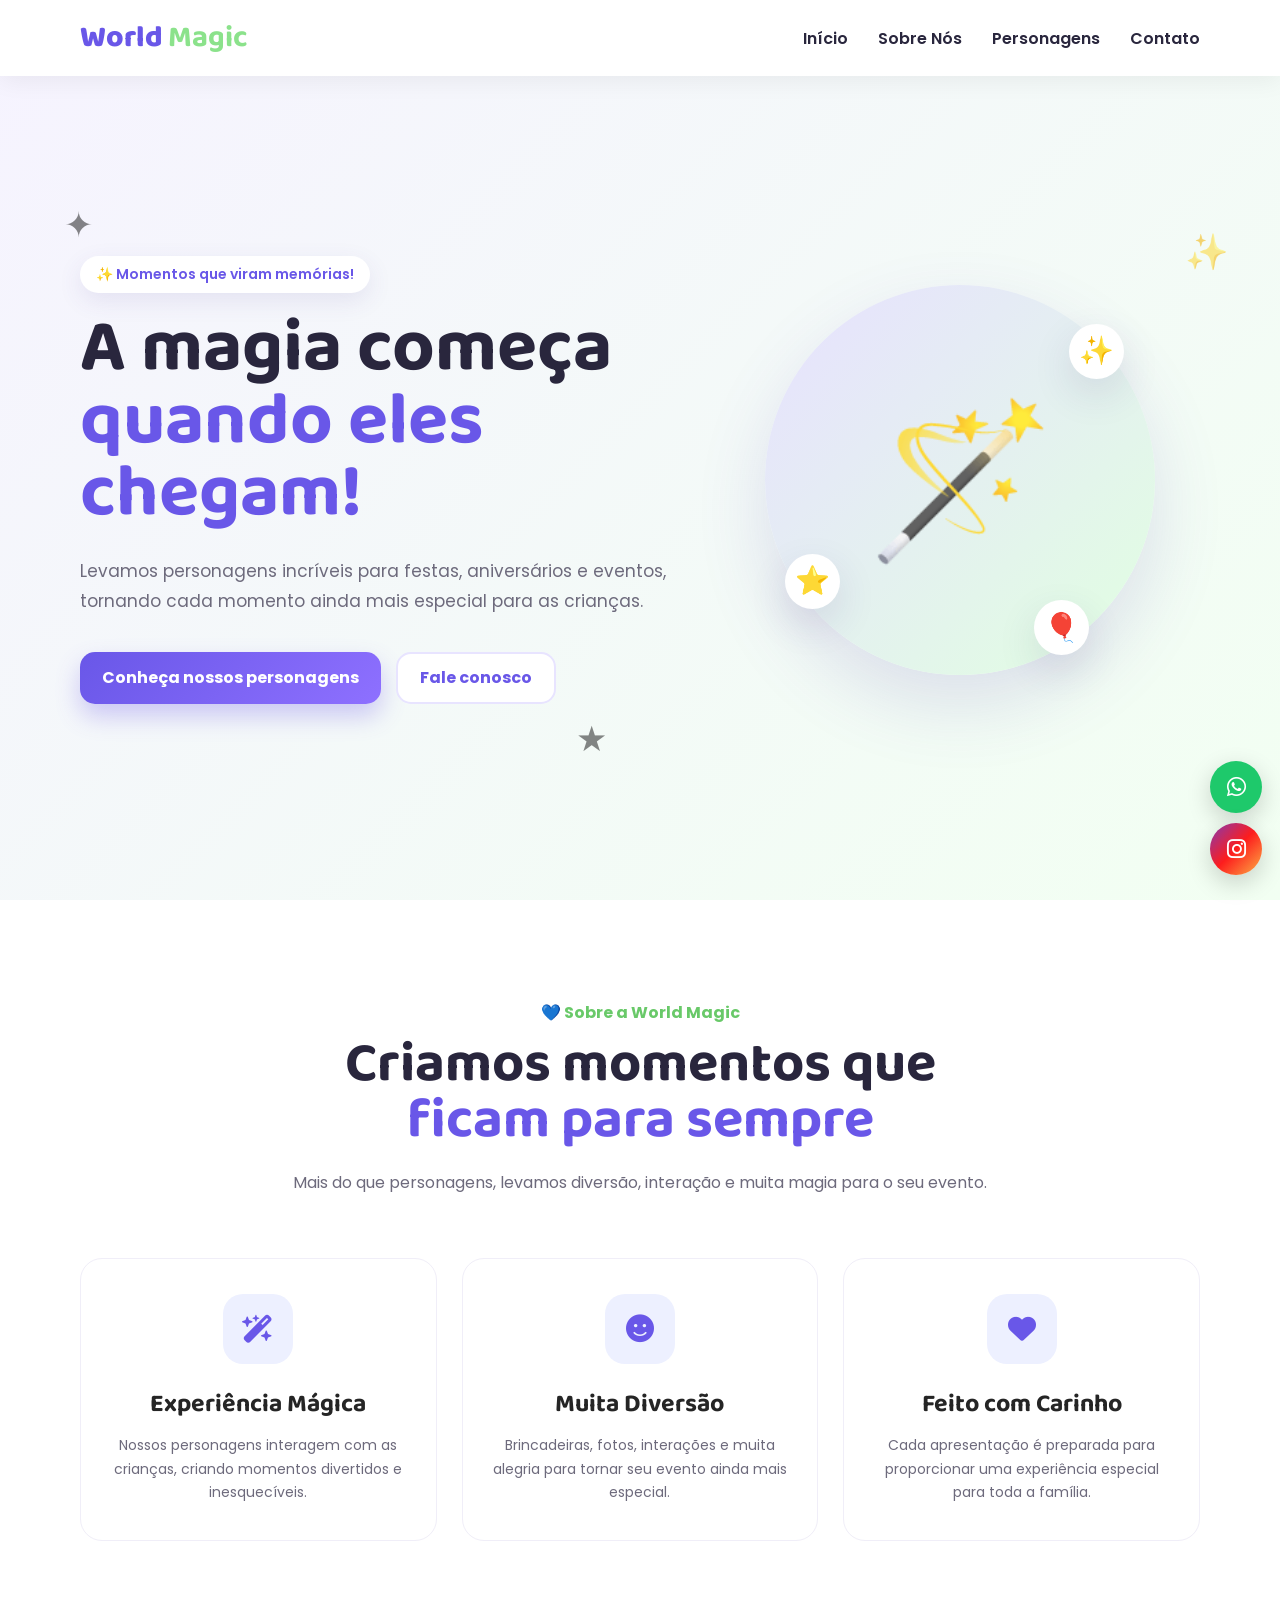
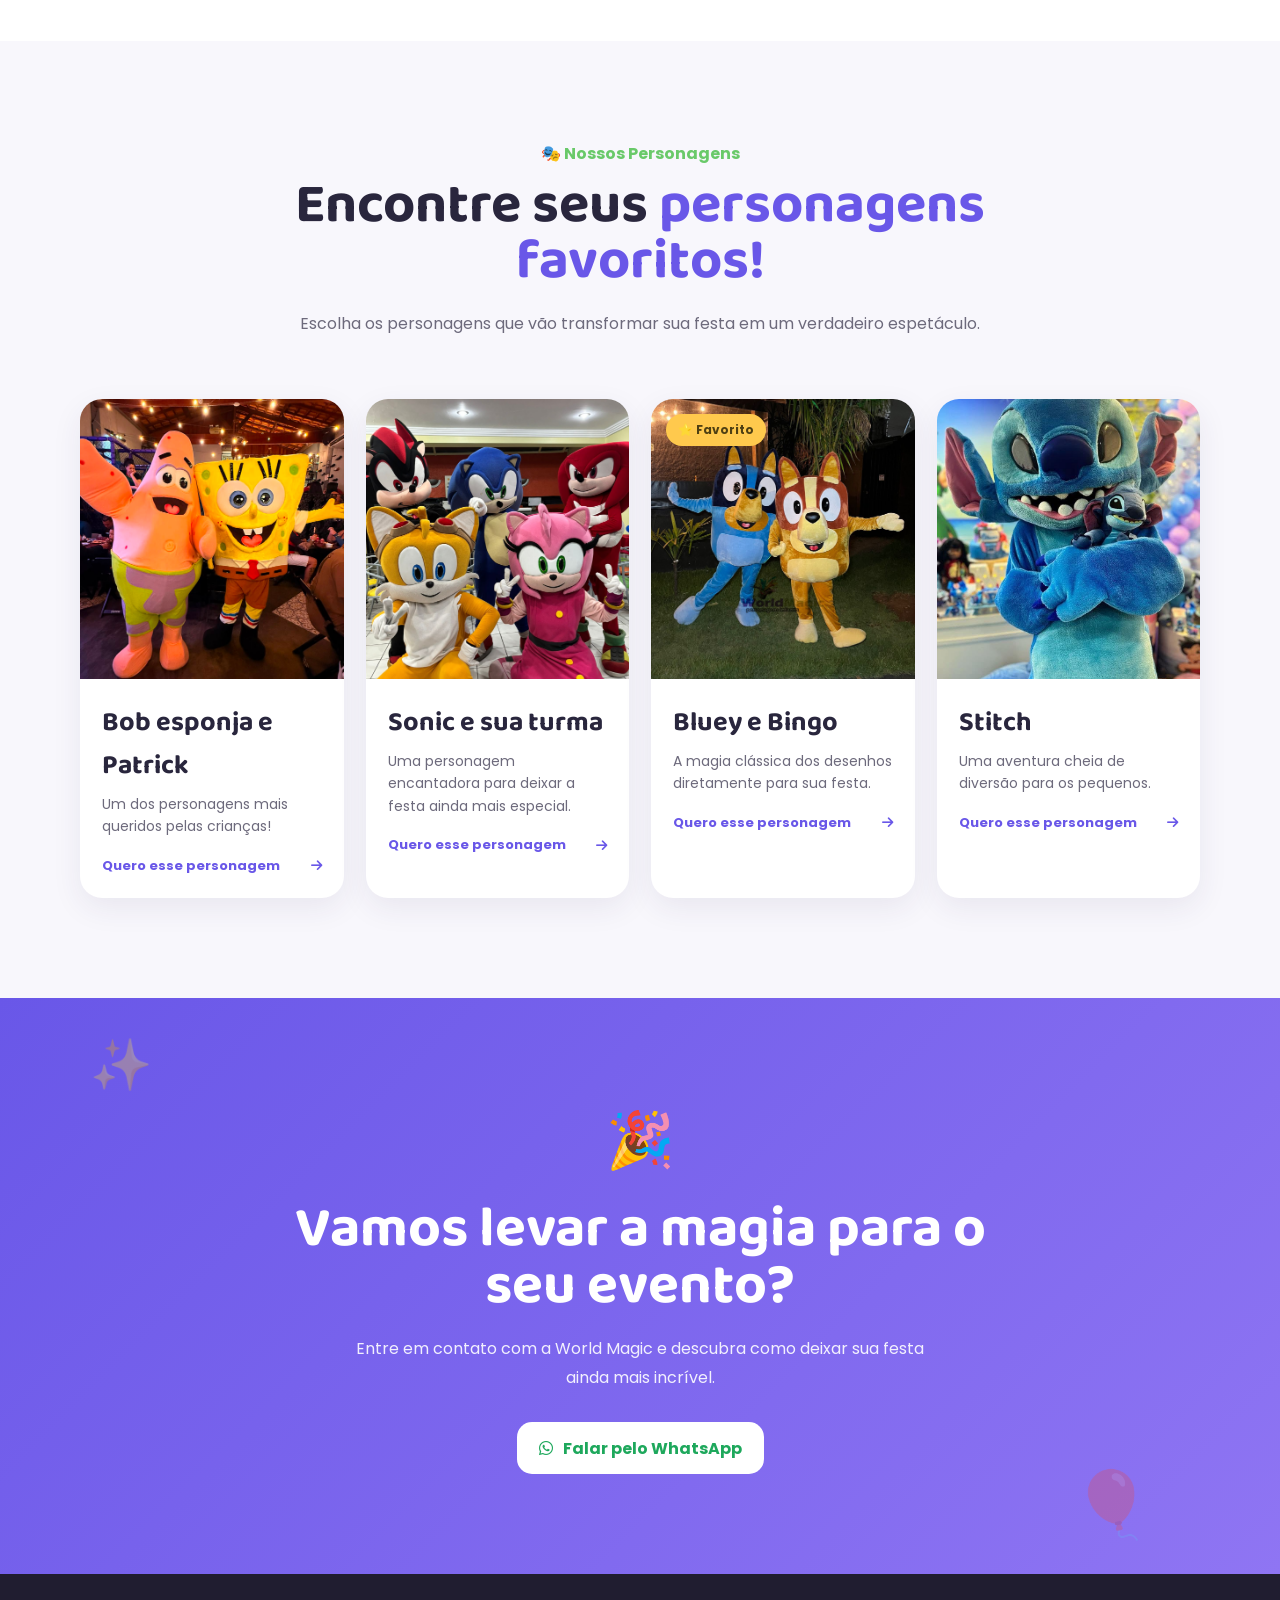
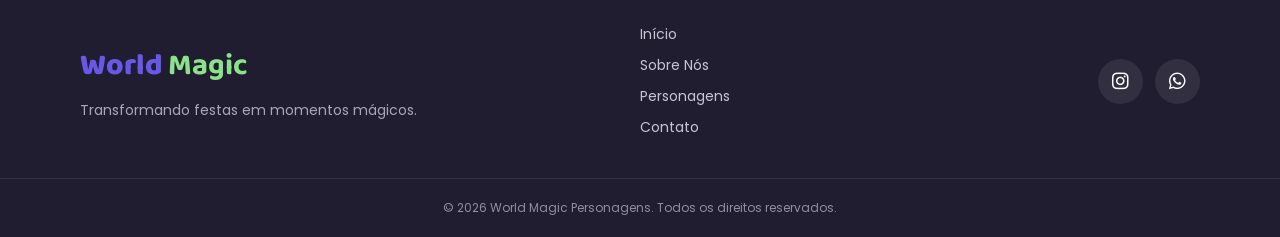
<file: index.html>
<!DOCTYPE html>
<html lang="pt-BR">
<head>
    <meta charset="UTF-8">

    <meta name="viewport"
          content="width=device-width, initial-scale=1.0">

    <meta name="description"
          content="World Magic Personagens - Personagens vivos para festas e eventos em São Paulo.">

    <title>World Magic | Personagens Infantis</title>

    <!-- Fonte -->
    <link rel="preconnect" href="https://fonts.googleapis.com">
    <link rel="preconnect" href="https://fonts.gstatic.com" crossorigin>

    <link href="https://fonts.googleapis.com/css2?family=Baloo+2:wght@400;500;600;700;800&family=Poppins:wght@300;400;500;600;700&display=swap"
          rel="stylesheet">

    <!-- Font Awesome -->
    <link rel="stylesheet"
          href="https://cdnjs.cloudflare.com/ajax/libs/font-awesome/6.5.2/css/all.min.css">

    <!-- CSS -->
    <link rel="stylesheet" href="css/WMteste.css">
</head>

<body>

    <!-- =========================
         HEADER
    ========================== -->

    <header class="header">

        <div class="container nav-container">

            <a href="#inicio" class="logo">
                <span>World</span>
                <strong>Magic</strong>
            </a>

            <button class="menu-button" id="menu-button">
                <i class="fa-solid fa-bars"></i>
            </button>

            <nav class="navbar" id="navbar">

                <a href="#inicio">Início</a>

                <a href="#sobre">Sobre Nós</a>

                <a href="#personagens">Personagens</a>

                <a href="#contato">Contato</a>

            </nav>

        </div>

    </header>


    <main>

        <!-- =========================
             HERO
        ========================== -->

        <section class="hero" id="inicio">

            <div class="hero-decoration decoration-1">
                ✦
            </div>

            <div class="hero-decoration decoration-2">
                ★
            </div>

            <div class="hero-decoration decoration-3">
                ✨
            </div>

            <div class="container hero-content">

                <div class="hero-text">

                    <span class="hero-tag">
                        ✨ Momentos que viram memórias!
                    </span>

                    <h1>
                        A magia começa
                        <span>quando eles chegam!</span>
                    </h1>

                    <p>
                        Levamos personagens incríveis para festas,
                        aniversários e eventos, tornando cada momento
                        ainda mais especial para as crianças.
                    </p>

                    <div class="hero-buttons">

                        <a href="#personagens"
                           class="btn btn-primary">
                            Conheça nossos personagens
                        </a>

                        <a href="#contato"
                           class="btn btn-secondary">
                            Fale conosco
                        </a>

                    </div>

                </div>

                <div class="hero-image">

                    <div class="hero-circle">

                        <div class="hero-emoji">
                            🪄
                        </div>

                        <span class="bubble bubble-1">✨</span>
                        <span class="bubble bubble-2">⭐</span>
                        <span class="bubble bubble-3">🎈</span>

                    </div>

                </div>

            </div>

        </section>


        <!-- =========================
             SOBRE
        ========================== -->

        <section class="about section" id="sobre">

            <div class="container">

                <div class="section-heading">

                    <span class="section-tag">
                        💙 Sobre a World Magic
                    </span>

                    <h2>
                        Criamos momentos que
                        <span>ficam para sempre</span>
                    </h2>

                    <p>
                        Mais do que personagens, levamos diversão,
                        interação e muita magia para o seu evento.
                    </p>

                </div>


                <div class="about-grid">

                    <div class="about-card">

                        <div class="about-icon">
                            <i class="fa-solid fa-wand-magic-sparkles"></i>
                        </div>

                        <h3>
                            Experiência Mágica
                        </h3>

                        <p>
                            Nossos personagens interagem com as crianças,
                            criando momentos divertidos e inesquecíveis.
                        </p>

                    </div>


                    <div class="about-card">

                        <div class="about-icon">
                            <i class="fa-solid fa-face-smile"></i>
                        </div>

                        <h3>
                            Muita Diversão
                        </h3>

                        <p>
                            Brincadeiras, fotos, interações e muita alegria
                            para tornar seu evento ainda mais especial.
                        </p>

                    </div>


                    <div class="about-card">

                        <div class="about-icon">
                            <i class="fa-solid fa-heart"></i>
                        </div>

                        <h3>
                            Feito com Carinho
                        </h3>

                        <p>
                            Cada apresentação é preparada para proporcionar
                            uma experiência especial para toda a família.
                        </p>

                    </div>

                </div>

            </div>

        </section>


        <!-- =========================
             PERSONAGENS
        ========================== -->

        <section class="characters section" id="personagens">

            <div class="container">

                <div class="section-heading">

                    <span class="section-tag">
                        🎭 Nossos Personagens
                    </span>

                    <h2>
                        Encontre seus
                        <span>personagens favoritos!</span>
                    </h2>

                    <p>
                        Escolha os personagens que vão transformar
                        sua festa em um verdadeiro espetáculo.
                    </p>

                </div>


                <div class="characters-grid">


                    <!-- STITCH -->

                    <article class="character-card">

                        <div class="character-image">

                            <img src="imagens/bobesponjaepatrick.jpg"
                                 alt="Personagem Bob esponja e Patrick">

                        </div>

                        <div class="character-content">

                            <h3>
                                Bob esponja e Patrick
                            </h3>

                            <p>
                                Um dos personagens mais queridos
                                pelas crianças!
                            </p>

                            <a href="#contato"
                               class="character-button">
                                Quero esse personagem
                                <i class="fa-solid fa-arrow-right"></i>
                            </a>

                        </div>

                    </article>


                    <!-- ANGEL -->

                    <article class="character-card">

                        <div class="character-image">

                            <img src="imagens/Sonicturma.jpeg"
                                 alt="Personagem Sonic e sua turma">

                        </div>

                        <div class="character-content">

                            <h3>
                                Sonic e sua turma
                            </h3>

                            <p>
                                Uma personagem encantadora
                                para deixar a festa ainda mais especial.
                            </p>

                            <a href="#contato"
                               class="character-button">
                                Quero esse personagem
                                <i class="fa-solid fa-arrow-right"></i>
                            </a>

                        </div>

                    </article>


                    <!-- MICKEY -->

                    <article class="character-card">

                        <div class="character-image">

                            <img src="imagens/blueebingo.jpeg"
                                 alt="Personagem Bluey e Bingo">
                            <span class="character-badge">
                                ⭐ Favorito
                            </span>

                        </div>

                        <div class="character-content">

                            <h3>
                                Bluey e Bingo
                            </h3>

                            <p>
                                A magia clássica dos desenhos
                                diretamente para sua festa.
                            </p>

                            <a href="#contato"
                               class="character-button">
                                Quero esse personagem
                                <i class="fa-solid fa-arrow-right"></i>
                            </a>

                        </div>

                    </article>


                    <!-- PATRULHA -->

                    <article class="character-card">

                        <div class="character-image">

                            <img src="imagens/stitch.jpg"
                                 alt="Personagens Stitch">

                        </div>

                        <div class="character-content">

                            <h3>
                                Stitch
                            </h3>

                            <p>
                                Uma aventura cheia de diversão
                                para os pequenos.
                            </p>

                            <a href="#contato"
                               class="character-button">
                                Quero esse personagem
                                <i class="fa-solid fa-arrow-right"></i>
                            </a>

                        </div>

                    </article>

                </div>

            </div>

        </section>


        <!-- =========================
             CTA
        ========================== -->

        <section class="cta" id="contato">

            <div class="container cta-content">

                <span class="cta-icon">
                    🎉
                </span>

                <h2>
                    Vamos levar a magia
                    para o seu evento?
                </h2>

                <p>
                    Entre em contato com a World Magic
                    e descubra como deixar sua festa ainda mais incrível.
                </p>

                <a href="https://wa.me/5511985635120"
                   target="_blank"
                   class="btn btn-whatsapp">

                    <i class="fa-brands fa-whatsapp"></i>

                    Falar pelo WhatsApp

                </a>

            </div>

        </section>

    </main>


    <!-- =========================
         FOOTER
    ========================== -->

    <footer class="footer">

        <div class="container footer-content">

            <div class="footer-logo">

                <a href="#inicio" class="logo">
                    <span>World</span>
                    <strong>Magic</strong>
                </a>

                <p>
                    Transformando festas em momentos mágicos.
                </p>

            </div>


            <div class="footer-links">

                <a href="#inicio">Início</a>
                <a href="#sobre">Sobre Nós</a>
                <a href="#personagens">Personagens</a>
                <a href="#contato">Contato</a>

            </div>


            <div class="footer-social">

                <a href="https://www.instagram.com/world.magicpersonagens/"
                   target="_blank"
                   aria-label="Instagram">

                    <i class="fa-brands fa-instagram"></i>

                </a>

                <a href="https://wa.me/5511985635120"
                   target="_blank"
                   aria-label="WhatsApp">

                    <i class="fa-brands fa-whatsapp"></i>

                </a>

            </div>

        </div>


        <div class="footer-bottom">

            <p>
                © 2026 World Magic Personagens. Todos os direitos reservados.
            </p>

        </div>

    </footer>


    <!-- =========================
         BARRA SOCIAL FIXA
    ========================== -->

    <div class="social-fixed">

        <a href="https://wa.me/5511985635120"
           target="_blank"
           class="social-whatsapp"
           aria-label="WhatsApp">

            <i class="fa-brands fa-whatsapp"></i>

            <span>
                WhatsApp
            </span>

        </a>


        <a href="https://www.instagram.com/world.magicpersonagens/"
           target="_blank"
           class="social-instagram"
           aria-label="Instagram">

            <i class="fa-brands fa-instagram"></i>

            <span>
                Instagram
            </span>

        </a>

    </div>


    <!-- JavaScript -->
    <script src="javascript/WMteste.js"></script>
</body>
</html>
</file>
<file: css/WMteste.css>
/* =========================================
   RESET
========================================= */

* {
    margin: 0;
    padding: 0;
    box-sizing: border-box;
}

html {
    scroll-behavior: smooth;
}

body {
    font-family: "Poppins", sans-serif;
    background: #ffffff;
    color: #252525;
    overflow-x: hidden;
}

img {
    max-width: 100%;
    display: block;
}

a {
    text-decoration: none;
    color: inherit;
}

button {
    border: none;
    background: none;
    font-family: inherit;
}


/* =========================================
   VARIÁVEIS
========================================= */

:root {
    --primary: #6957e8;
    --secondary: #8be28b;
    --secondary-dark: #69c969;

    --yellow: #ffc94d;

    --blue-light: #edf0ff;

    --dark: #29263d;
    --gray: #6d6a7c;

    --white: #ffffff;

    --shadow:
        0 15px 40px rgba(56, 45, 114, 0.12);

    --radius:
        22px;

    --transition:
        0.3s ease;
}


/* =========================================
   CONTAINER
========================================= */

.container {
    width: min(1120px, 92%);
    margin: 0 auto;
}


/* =========================================
   HEADER
========================================= */

.header {
    position: fixed;
    top: 0;
    left: 0;

    width: 100%;

    z-index: 999;

    background: rgba(255, 255, 255, 0.95);

    backdrop-filter: blur(12px);

    box-shadow:
        0 5px 25px rgba(0, 0, 0, 0.06);
}

.nav-container {
    min-height: 76px;

    display: flex;
    justify-content: space-between;
    align-items: center;
}


/* =========================================
   LOGO
========================================= */

.logo {
    font-family: "Baloo 2", cursive;

    font-size: 30px;

    font-weight: 800;

    display: inline-flex;

    gap: 5px;
}

/* WORLD = ROXO */

.logo span {
    color: #6957e8;
}

/* MAGIC = VERDE CLARO */

.logo strong {
    color: #8be28b;
}


/* =========================================
   MENU
========================================= */

.navbar {
    display: flex;

    align-items: center;

    gap: 30px;
}

.navbar a {
    font-weight: 600;

    color: var(--dark);

    position: relative;

    transition:
        var(--transition);
}

.navbar a::after {
    content: "";

    position: absolute;

    bottom: -6px;

    left: 0;

    width: 0;

    height: 3px;

    border-radius: 10px;

    background:
        linear-gradient(
            90deg,
            var(--primary),
            var(--secondary)
        );

    transition:
        var(--transition);
}

.navbar a:hover {
    color: var(--primary);
}

.navbar a:hover::after {
    width: 100%;
}


/* =========================================
   BOTÃO MENU MOBILE
========================================= */

.menu-button {
    display: none;

    font-size: 25px;

    color: var(--dark);

    cursor: pointer;
}


/* =========================================
   HERO
========================================= */

.hero {
    min-height: 100vh;

    padding:
        150px
        0
        90px;

    display: flex;

    align-items: center;

    position: relative;

    overflow: hidden;

    background:
        linear-gradient(
            135deg,
            #f6f3ff,
            #f2fff2
        );
}

.hero-content {
    display: grid;

    grid-template-columns:
        1fr
        0.8fr;

    align-items: center;

    gap: 40px;
}

.hero-text {
    position: relative;

    z-index: 2;
}

.hero-tag {
    display: inline-block;

    padding:
        8px
        16px;

    border-radius: 50px;

    background: #ffffff;

    color: var(--primary);

    font-size: 14px;

    font-weight: 600;

    margin-bottom: 20px;

    box-shadow:
        0 8px 25px rgba(75, 59, 145, 0.1);
}

.hero h1 {
    font-family: "Baloo 2", cursive;

    font-size:
        clamp(
            45px,
            6vw,
            74px
        );

    line-height: 0.98;

    color: var(--dark);

    margin-bottom: 25px;
}

.hero h1 span {
    display: block;

    color: var(--primary);
}

.hero p {
    max-width: 590px;

    color: var(--gray);

    font-size: 17px;

    line-height: 1.8;

    margin-bottom: 35px;
}

.hero-buttons {
    display: flex;

    gap: 15px;

    flex-wrap: wrap;
}


/* =========================================
   BOTÕES
========================================= */

.btn {
    display: inline-flex;

    justify-content: center;

    align-items: center;

    gap: 10px;

    min-height: 52px;

    padding:
        0
        22px;

    border-radius: 15px;

    font-weight: 700;

    transition:
        var(--transition);
}

.btn-primary {
    color: #ffffff;

    background:
        linear-gradient(
            135deg,
            var(--primary),
            #8e70ff
        );

    box-shadow:
        0 12px 25px rgba(105, 87, 232, 0.3);
}

.btn-primary:hover {
    transform:
        translateY(-3px);

    box-shadow:
        0 15px 30px rgba(105, 87, 232, 0.4);
}

.btn-secondary {
    color: var(--primary);

    background: #ffffff;

    border:
        2px solid
        #e8e4ff;
}

.btn-secondary:hover {
    transform:
        translateY(-3px);

    border-color:
        var(--primary);
}


/* =========================================
   HERO IMAGEM
========================================= */

.hero-image {
    display: flex;

    justify-content: center;

    align-items: center;
}

.hero-circle {
    width:
        min(
            390px,
            80vw
        );

    aspect-ratio: 1;

    border-radius: 50%;

    display: flex;

    justify-content: center;

    align-items: center;

    position: relative;

    background:
        linear-gradient(
            135deg,
            #e7e1ff,
            #e1ffe1
        );

    box-shadow:
        0 30px 70px rgba(85, 66, 172, 0.15);
}

.hero-emoji {
    font-size: 150px;

    animation:
        floating
        3s
        ease-in-out
        infinite;
}

.bubble {
    position: absolute;

    width: 55px;
    height: 55px;

    border-radius: 50%;

    display: flex;

    justify-content: center;

    align-items: center;

    background: #ffffff;

    box-shadow:
        var(--shadow);

    font-size: 28px;
}

.bubble-1 {
    top: 10%;
    right: 8%;
}

.bubble-2 {
    bottom: 17%;
    left: 5%;
}

.bubble-3 {
    bottom: 5%;
    right: 17%;
}


@keyframes floating {

    0%,
    100% {
        transform:
            translateY(0);
    }

    50% {
        transform:
            translateY(-15px);
    }
}


/* =========================================
   DECORAÇÕES
========================================= */

.hero-decoration {
    position: absolute;

    font-size: 35px;

    opacity: 0.55;

    animation:
        floating
        4s
        ease-in-out
        infinite;
}

.decoration-1 {
    top: 22%;
    left: 5%;
}

.decoration-2 {
    bottom: 15%;
    left: 45%;
}

.decoration-3 {
    top: 25%;
    right: 4%;
}


/* =========================================
   SECTIONS
========================================= */

.section {
    padding:
        100px
        0;
}

.section-heading {
    text-align: center;

    max-width: 700px;

    margin:
        0
        auto
        60px;
}

.section-tag {
    display: inline-block;

    margin-bottom: 12px;

    color: var(--secondary-dark);

    font-weight: 700;
}

.section-heading h2 {
    font-family: "Baloo 2", cursive;

    font-size:
        clamp(
            38px,
            5vw,
            56px
        );

    line-height: 1;

    color: var(--dark);

    margin-bottom: 20px;
}

.section-heading h2 span {
    color: var(--primary);
}

.section-heading p {
    color: var(--gray);

    line-height: 1.8;
}


/* =========================================
   SOBRE
========================================= */

.about {
    background: #ffffff;
}

.about-grid {
    display: grid;

    grid-template-columns:
        repeat(3, 1fr);

    gap: 25px;
}

.about-card {
    padding:
        35px
        28px;

    text-align: center;

    background:
        #ffffff;

    border:
        1px
        solid
        #f0eef8;

    border-radius:
        var(--radius);

    transition:
        var(--transition);
}

.about-card:hover {
    transform:
        translateY(-8px);

    box-shadow:
        var(--shadow);
}

.about-icon {
    width: 70px;

    height: 70px;

    margin:
        0
        auto
        20px;

    display: flex;

    justify-content: center;

    align-items: center;

    border-radius: 20px;

    color: var(--primary);

    background:
        var(--blue-light);

    font-size: 28px;
}

.about-card h3 {
    font-family:
        "Baloo 2",
        cursive;

    font-size: 25px;

    margin-bottom: 10px;
}

.about-card p {
    color:
        var(--gray);

    line-height: 1.7;

    font-size: 14px;
}


/* =========================================
   PERSONAGENS
========================================= */

.characters {
    background:
        #f8f7fc;
}

.characters-grid {
    display: grid;

    grid-template-columns:
        repeat(4, 1fr);

    gap: 22px;
}

.character-card {
    overflow: hidden;

    background:
        #ffffff;

    border-radius:
        var(--radius);

    box-shadow:
        0 10px 30px
        rgba(
            47,
            37,
            93,
            0.08
        );

    transition:
        var(--transition);
}

.character-card:hover {
    transform:
        translateY(-8px);
}

.character-image {
    height: 280px;

    position: relative;

    display: flex;

    justify-content: center;

    align-items: flex-end;

    overflow: hidden;

    background:
        linear-gradient(
            145deg,
            #e8e4ff,
            #e5ffe5
        );
}

.character-image img {
    width: 100%;
    height: 100%;

    object-fit: cover;

    transition:
        transform
        0.5s ease;
}

.character-card:hover
.character-image img {
    transform:
        scale(1.06);
}

.character-badge {
    position: absolute;

    top: 15px;
    left: 15px;

    padding:
        7px
        12px;

    border-radius:
        50px;

    background:
        var(--yellow);

    color:
        #4f4013;

    font-weight:
        700;

    font-size:
        12px;
}

.character-content {
    padding:
        22px;
}

.character-content h3 {
    font-family:
        "Baloo 2",
        cursive;

    font-size:
        27px;

    margin-bottom:
        6px;

    color:
        var(--dark);
}

.character-content p {
    color:
        var(--gray);

    font-size:
        14px;

    line-height:
        1.6;

    margin-bottom:
        18px;
}

.character-button {
    display:
        flex;

    justify-content:
        space-between;

    align-items:
        center;

    color:
        var(--primary);

    font-weight:
        700;

    font-size:
        13px;
}

.character-button i {
    transition:
        var(--transition);
}

.character-button:hover i {
    transform:
        translateX(5px);
}


/* =========================================
   ANIMAÇÃO DAS CARDS
========================================= */

.hidden {
    opacity: 0;

    transform:
        translateY(30px);

    transition:
        opacity
        0.7s
        ease,
        transform
        0.7s
        ease;
}

.hidden.show {
    opacity: 1;

    transform:
        translateY(0);
}


/* =========================================
   CTA
========================================= */

.cta {
    padding:
        100px
        0;

    background:
        linear-gradient(
            135deg,
            var(--primary),
            #8f75f3
        );

    color:
        #ffffff;

    position:
        relative;

    overflow:
        hidden;
}

.cta::before {
    content:
        "✨";

    position:
        absolute;

    top:
        30px;

    left:
        7%;

    font-size:
        50px;

    opacity:
        0.3;
}

.cta::after {
    content:
        "🎈";

    position:
        absolute;

    bottom:
        20px;

    right:
        10%;

    font-size:
        65px;

    opacity:
        0.25;
}

.cta-content {
    text-align:
        center;

    max-width:
        750px;

    position:
        relative;

    z-index:
        2;
}

.cta-icon {
    font-size:
        55px;
}

.cta h2 {
    font-family:
        "Baloo 2",
        cursive;

    font-size:
        clamp(
            38px,
            5vw,
            57px
        );

    line-height:
        1;

    margin:
        20px
        0;
}

.cta p {
    max-width:
        600px;

    margin:
        0
        auto
        30px;

    line-height:
        1.8;

    opacity:
        0.9;
}

.btn-whatsapp {
    background:
        #ffffff;

    color:
        #1ea85c;
}

.btn-whatsapp:hover {
    transform:
        translateY(-3px);

    box-shadow:
        0 15px
        30px
        rgba(
            0,
            0,
            0,
            0.16
        );
}


/* =========================================
   FOOTER
========================================= */

.footer {
    padding-top:
        50px;

    background:
        #201d30;

    color:
        #ffffff;
}

.footer-content {
    display:
        grid;

    grid-template-columns:
        1.5fr
        1fr
        0.5fr;

    gap:
        30px;

    align-items:
        center;
}

.footer-logo p {
    margin-top:
        10px;

    color:
        #aaa6b8;

    font-size:
        14px;
}

.footer-links {
    display:
        flex;

    flex-direction:
        column;

    gap:
        10px;
}

.footer-links a {
    color:
        #c9c5d4;

    font-size:
        14px;

    transition:
        var(--transition);
}

.footer-links a:hover {
    color:
        #ffffff;
}

.footer-social {
    display:
        flex;

    gap:
        12px;

    justify-content:
        flex-end;
}

.footer-social a {
    width:
        45px;

    height:
        45px;

    display:
        flex;

    justify-content:
        center;

    align-items:
        center;

    border-radius:
        50%;

    background:
        rgba(
            255,
            255,
            255,
            0.08
        );

    font-size:
        19px;

    transition:
        var(--transition);
}

.footer-social a:hover {
    transform:
        translateY(-4px);

    background:
        rgba(
            255,
            255,
            255,
            0.18
        );
}

.footer-bottom {
    margin-top:
        40px;

    padding:
        20px
        0;

    text-align:
        center;

    border-top:
        1px
        solid
        rgba(
            255,
            255,
            255,
            0.08
        );

    color:
        #918da0;

    font-size:
        12px;
}


/* =========================================
   BARRA SOCIAL FIXA
========================================= */

.social-fixed {
    position:
        fixed;

    right:
        18px;

    bottom:
        25px;

    z-index:
        1000;

    display:
        flex;

    flex-direction:
        column;

    gap:
        10px;
}

.social-fixed a {
    width:
        52px;

    height:
        52px;

    border-radius:
        50%;

    display:
        flex;

    justify-content:
        center;

    align-items:
        center;

    color:
        #ffffff;

    font-size:
        22px;

    box-shadow:
        0 8px
        25px
        rgba(
            0,
            0,
            0,
            0.18
        );

    transition:
        var(--transition);
}

.social-fixed span {
    display:
        none;
}

.social-whatsapp {
    background:
        #1ec96b;
}

.social-instagram {
    background:
        linear-gradient(
            135deg,
            #833ab4,
            #fd1d1d,
            #fcb045
        );
}

.social-fixed a:hover {
    transform:
        scale(1.1);
}


/* =========================================
   RESPONSIVIDADE — TABLET
========================================= */

@media (max-width: 1000px) {

    .characters-grid {
        grid-template-columns:
            repeat(2, 1fr);
    }

    .about-grid {
        grid-template-columns:
            repeat(2, 1fr);
    }

    .footer-content {
        grid-template-columns:
            1fr 1fr;
    }

    .footer-social {
        justify-content:
            flex-start;
    }
}


/* =========================================
   RESPONSIVIDADE — MOBILE MENU
========================================= */

@media (max-width: 800px) {

    .menu-button {
        display:
            block;
    }

    .navbar {
        position:
            absolute;

        top:
            76px;

        left:
            0;

        width:
            100%;

        padding:
            20px;

        display:
            none;

        flex-direction:
            column;

        gap:
            20px;

        background:
            #ffffff;

        box-shadow:
            0 15px
            30px
            rgba(
                0,
                0,
                0,
                0.08
            );
    }

    .navbar.active {
        display:
            flex;
    }

    .hero {
        padding-top:
            120px;
    }

    .hero-content {
        grid-template-columns:
            1fr;

        text-align:
            center;
    }

    .hero-text {
        display:
            flex;

        flex-direction:
            column;

        align-items:
            center;
    }

    .hero p {
        max-width:
            650px;
    }

    .hero-buttons {
        justify-content:
            center;
    }

    .hero-image {
        order:
            -1;
    }

    .hero-circle {
        width:
            280px;
    }

    .hero-emoji {
        font-size:
            100px;
    }
}


/* =========================================
   RESPONSIVIDADE — CELULAR
========================================= */

@media (max-width: 600px) {

    .section {
        padding:
            75px
            0;
    }

    .nav-container {
        min-height:
            68px;
    }

    .navbar {
        top:
            68px;
    }

    .logo {
        font-size:
            26px;
    }

    .hero {
        min-height:
            auto;

        padding:
            120px
            0
            70px;
    }

    .hero h1 {
        font-size:
            48px;
    }

    .hero p {
        font-size:
            15px;
    }

    .hero-buttons {
        width:
            100%;

        flex-direction:
            column;
    }

    .hero-buttons .btn {
        width:
            100%;
    }

    .hero-circle {
        width:
            230px;
    }

    .hero-emoji {
        font-size:
            80px;
    }

    .bubble {
        width:
            42px;

        height:
            42px;

        font-size:
            21px;
    }

    .about-grid {
        grid-template-columns:
            1fr;
    }

    .characters-grid {
        grid-template-columns:
            1fr;
    }

    .character-image {
        height:
            320px;
    }

    .section-heading {
        margin-bottom:
            40px;
    }

    .section-heading h2 {
        font-size:
            40px;
    }

    .cta {
        padding:
            75px
            0;
    }

    .cta h2 {
        font-size:
            42px;
    }

    .footer-content {
        grid-template-columns:
            1fr;

        text-align:
            center;
    }

    .footer-links {
        align-items:
            center;
    }

    .footer-social {
        justify-content:
            center;
    }

    .social-fixed {
        right:
            12px;

        bottom:
            15px;
    }

    .social-fixed a {
        width:
            50px;

        height:
            50px;
    }
}


/* =========================================
   CELULARES MUITO PEQUENOS
========================================= */

@media (max-width: 380px) {

    .hero h1 {
        font-size:
            42px;
    }

    .section-heading h2 {
        font-size:
            35px;
    }

    .character-image {
        height:
            280px;
    }

    .logo {
        font-size:
            24px;
    }
}
</file>
